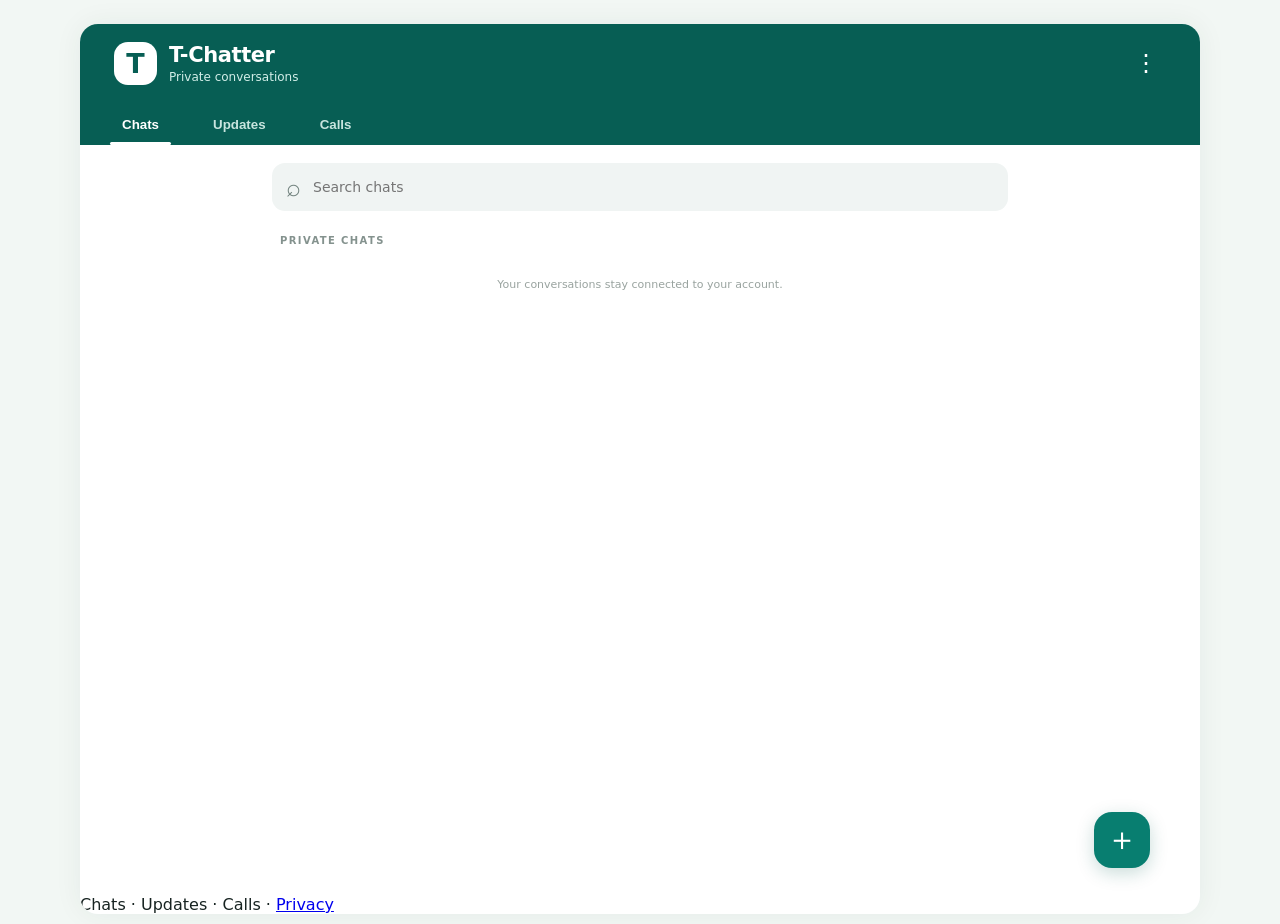
<file: index.html>
<!doctype html>
<html lang="en">
<head>
<meta charset="UTF-8"><meta name="viewport" content="width=device-width,initial-scale=1,viewport-fit=cover">
<meta name="theme-color" content="#075e54"><meta name="description" content="T-Chatter — private chats, voice notes, statuses and calls.">
<title>T-Chatter</title><link rel="stylesheet" href="styles.css"><link rel="manifest" href="manifest.webmanifest">
</head>
<body><div class="app-shell">
<header class="topbar"><div class="brand"><div class="brand-mark">T</div><div><strong>T-Chatter</strong><small>Private conversations</small></div></div><div class="top-actions"><span id="accountName"></span><button id="menuBtn" aria-label="Account menu">⋮</button></div></header>
<nav class="tabs" aria-label="Main navigation"><button class="tab active" data-tab="chats">Chats</button><button class="tab" data-tab="updates">Updates</button><button class="tab" data-tab="calls">Calls</button></nav>
<main>
<section class="list-view" id="listView"><div class="search-wrap"><span>⌕</span><input id="searchInput" placeholder="Search chats" aria-label="Search chats"></div><div class="section-label" id="sectionLabel">PRIVATE CHATS</div><div id="chatList" class="chat-list"></div><div class="demo-note">Your conversations stay connected to your account.</div></section>
<section class="updates-view hidden" id="updatesView"><div class="updates-header"><div><h2>Updates</h2><p>Share a moment that disappears after 24 hours.</p></div></div><div class="status-create"><input id="statusText" maxlength="240" placeholder="Write a status…"><label class="file-button">Photo / video<input id="statusFile" type="file" accept="image/*,video/mp4,video/webm" hidden></label><button id="postStatus" class="primary-btn">Share</button></div><div id="statusList" class="status-list"></div></section>
<section class="calls-view hidden" id="callsView"><h2>Calls</h2><p>Start a voice or video call from any private chat.</p><div id="callsList" class="updates-card">Your recent calls will appear here.</div></section>
<section class="conversation hidden" id="conversation"><div class="conversation-head"><button class="back" id="backBtn" aria-label="Back">‹</button><div class="avatar" id="chatAvatar">T</div><div class="person"><strong id="chatName">Chat</strong><small id="chatPresence">Private chat</small></div><button class="head-icon" id="voiceCallBtn" aria-label="Voice call" title="Voice call">☎</button><button class="head-icon" id="videoCallBtn" aria-label="Video call" title="Video call">▣</button></div><div class="messages" id="messages"></div><div class="composer" id="composer"><input id="messageInput" placeholder="Message" aria-label="Message"><button class="record" id="recordBtn" aria-label="Record voice message" title="Record voice message">🎙</button><button class="send" id="sendBtn" aria-label="Send">➤</button></div></section>
</main>
<button class="new-chat" id="newChat" aria-label="New chat" title="Start a chat">＋</button>
<footer>Chats · Updates · Calls · <a href="privacy.html">Privacy</a></footer></div>
<div class="call-overlay hidden" id="callOverlay"><div class="call-panel"><div class="call-top"><span id="callLabel">Calling…</span><button id="endCallBtn" class="end-call">End call</button></div><video id="remoteVideo" autoplay playsinline></video><video id="localVideo" autoplay muted playsinline></video><audio id="remoteAudio" autoplay></audio><p id="callStatus">Connecting securely…</p></div></div>
<input type="file" id="backupFileInput" accept="application/json,.json" hidden>
<script type="module" src="app.js"></script>
<script>if("serviceWorker" in navigator){window.addEventListener("load",()=>navigator.serviceWorker.register("/sw.js").catch(()=>{}));}</script>
</body></html>
</file>
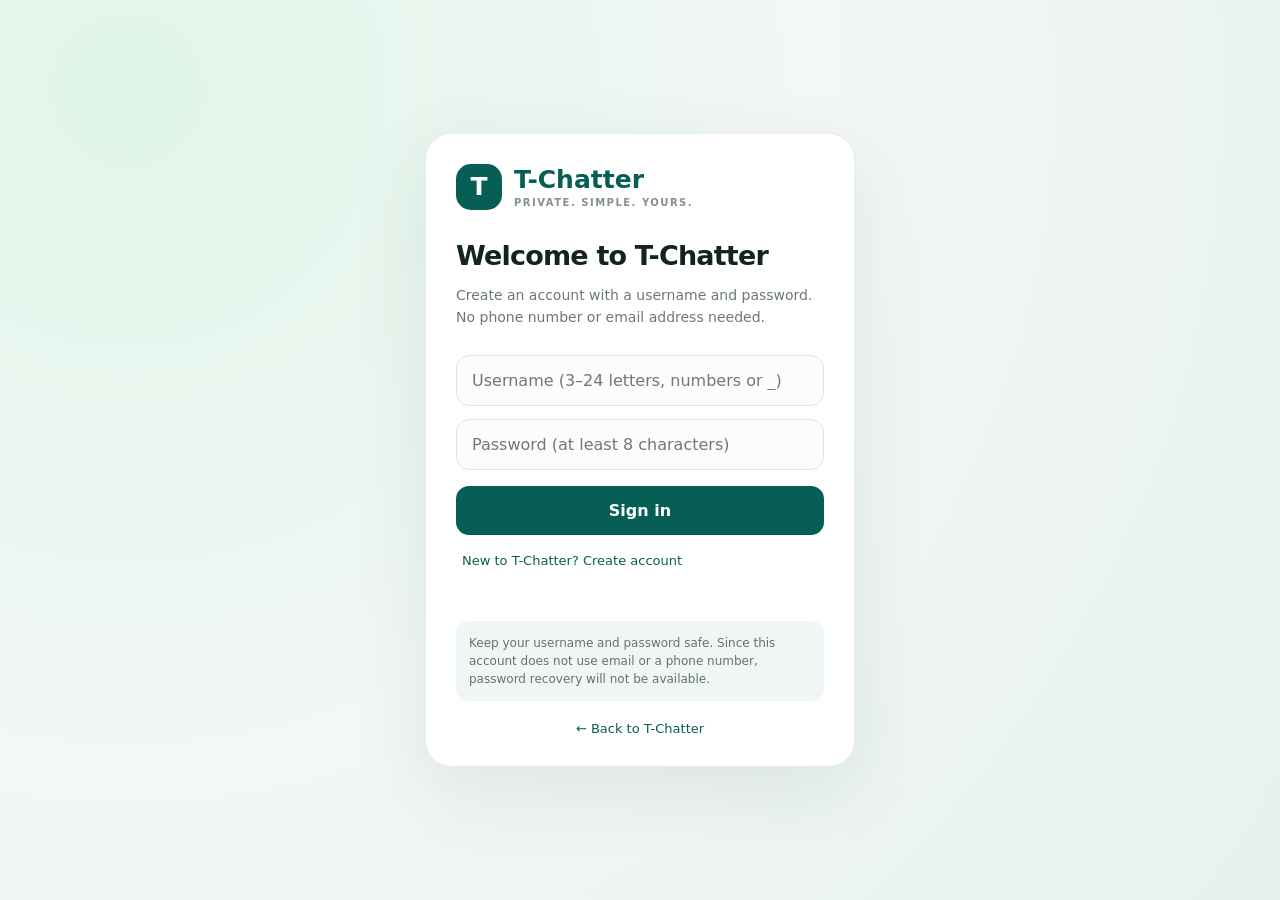
<file: login.html>
<!doctype html>
<html lang="en"><head><meta charset="utf-8"><meta name="viewport" content="width=device-width,initial-scale=1,viewport-fit=cover"><meta name="theme-color" content="#075e54"><title>Account · T-Chatter</title>
<style>
*{box-sizing:border-box}body{margin:0;min-height:100vh;display:grid;place-items:center;background:radial-gradient(circle at 10% 10%,#dff5e9,#f3f7f5 48%,#e6f1ed);font-family:Inter,system-ui,sans-serif;color:#14231f;padding:20px}.card{width:min(100%,430px);background:#fff;border:1px solid #e5eee9;border-radius:26px;padding:30px;box-shadow:0 24px 80px #123b2a16}.brand{display:flex;align-items:center;gap:12px;color:#075e54;font-weight:850;font-size:25px}.mark{width:46px;height:46px;background:#075e54;color:#fff;border-radius:15px;display:grid;place-items:center}.tag{font-size:10px;color:#83918a;letter-spacing:1.5px;margin-top:3px}h1{font-size:27px;margin:30px 0 7px;letter-spacing:-.8px}p{font-size:14px;color:#6b7974;line-height:1.55}.field{width:100%;padding:15px;border:1px solid #dce5e0;border-radius:13px;font:inherit;margin-top:13px;outline-color:#087e70;background:#fbfdfc}.btn{width:100%;padding:15px;border:0;border-radius:13px;background:#075e54;color:white;font:inherit;font-weight:750;margin-top:16px;cursor:pointer}.btn:disabled{opacity:.6}.link{border:0;background:none;color:#075e54;font:inherit;font-size:13px;margin-top:17px;cursor:pointer}.status{font-size:13px;min-height:20px;color:#075e54;margin-top:14px;overflow-wrap:anywhere}.back{display:block;text-align:center;margin-top:20px;color:#075e54;text-decoration:none;font-size:13px}.hint{background:#f0f7f3;padding:13px;border-radius:12px;font-size:12px;color:#62736a;margin-top:18px;line-height:1.5}
</style></head><body><main class="card"><div class="brand"><div class="mark">T</div><div>T-Chatter<div class="tag">PRIVATE. SIMPLE. YOURS.</div></div></div>
<h1 id="heading">Welcome to T-Chatter</h1><p id="intro">Create an account with a username and password. No phone number or email address needed.</p>
<form id="authForm"><input class="field" id="username" type="text" autocomplete="username" autocapitalize="none" spellcheck="false" minlength="3" maxlength="24" pattern="[A-Za-z0-9_]+" placeholder="Username (3–24 letters, numbers or _)" required><input class="field" id="password" type="password" autocomplete="current-password" minlength="8" maxlength="72" placeholder="Password (at least 8 characters)" required><button class="btn" id="submitBtn" type="submit">Sign in</button></form>
<button class="link" id="toggleMode" type="button">New to T-Chatter? Create account</button><div id="status" class="status" role="status" aria-live="polite"></div><div class="hint">Keep your username and password safe. Since this account does not use email or a phone number, password recovery will not be available.</div><a class="back" href="index.html">← Back to T-Chatter</a></main>
<script type="module">
import {createClient} from "https://esm.sh/@supabase/supabase-js@2.119.0";
import {supabaseConfig} from "./supabase-config.js";
const sb=createClient(supabaseConfig.url,supabaseConfig.publishableKey);
const form=document.getElementById("authForm"),username=document.getElementById("username"),password=document.getElementById("password"),status=document.getElementById("status"),heading=document.getElementById("heading"),intro=document.getElementById("intro"),submit=document.getElementById("submitBtn"),toggle=document.getElementById("toggleMode");
let mode="signin";
function setMode(next){mode=next;const signup=mode==="signup";heading.textContent=signup?"Create your account":"Welcome back";intro.textContent=signup?"Choose a unique username and password to join T-Chatter.":"Sign in with your T-Chatter username and password.";submit.textContent=signup?"Create account":"Sign in";toggle.textContent=signup?"Already have an account? Sign in":"New to T-Chatter? Create account";password.autocomplete=signup?"new-password":"current-password";status.textContent="";}
toggle.addEventListener("click",()=>setMode(mode==="signin"?"signup":"signin"));
form.addEventListener("submit",async event=>{event.preventDefault();const name=username.value.trim().toLowerCase();if(!/^[a-z0-9_]{3,24}$/.test(name)){status.textContent="Username must be 3–24 characters using letters, numbers or underscore.";return;}if(password.value.length<8){status.textContent="Use a password with at least 8 characters.";return;}submit.disabled=true;status.textContent=mode==="signup"?"Creating account…":"Signing in…";try{if(mode==="signup"){const {data,error}=await sb.functions.invoke("username-auth",{body:{action:"signup",username:name,password:password.value}});if(error)throw error;if(data?.error)throw new Error(data.error);status.textContent="Account created. Signing you in…";}const email=name+"@users.tchatter.invalid";const {error}=await sb.auth.signInWithPassword({email,password:password.value});if(error)throw error;location.href="index.html";}catch(error){status.textContent=error.message||"Could not complete account action.";}finally{submit.disabled=false;}});
setMode("signin");
</script></body></html>
</file>
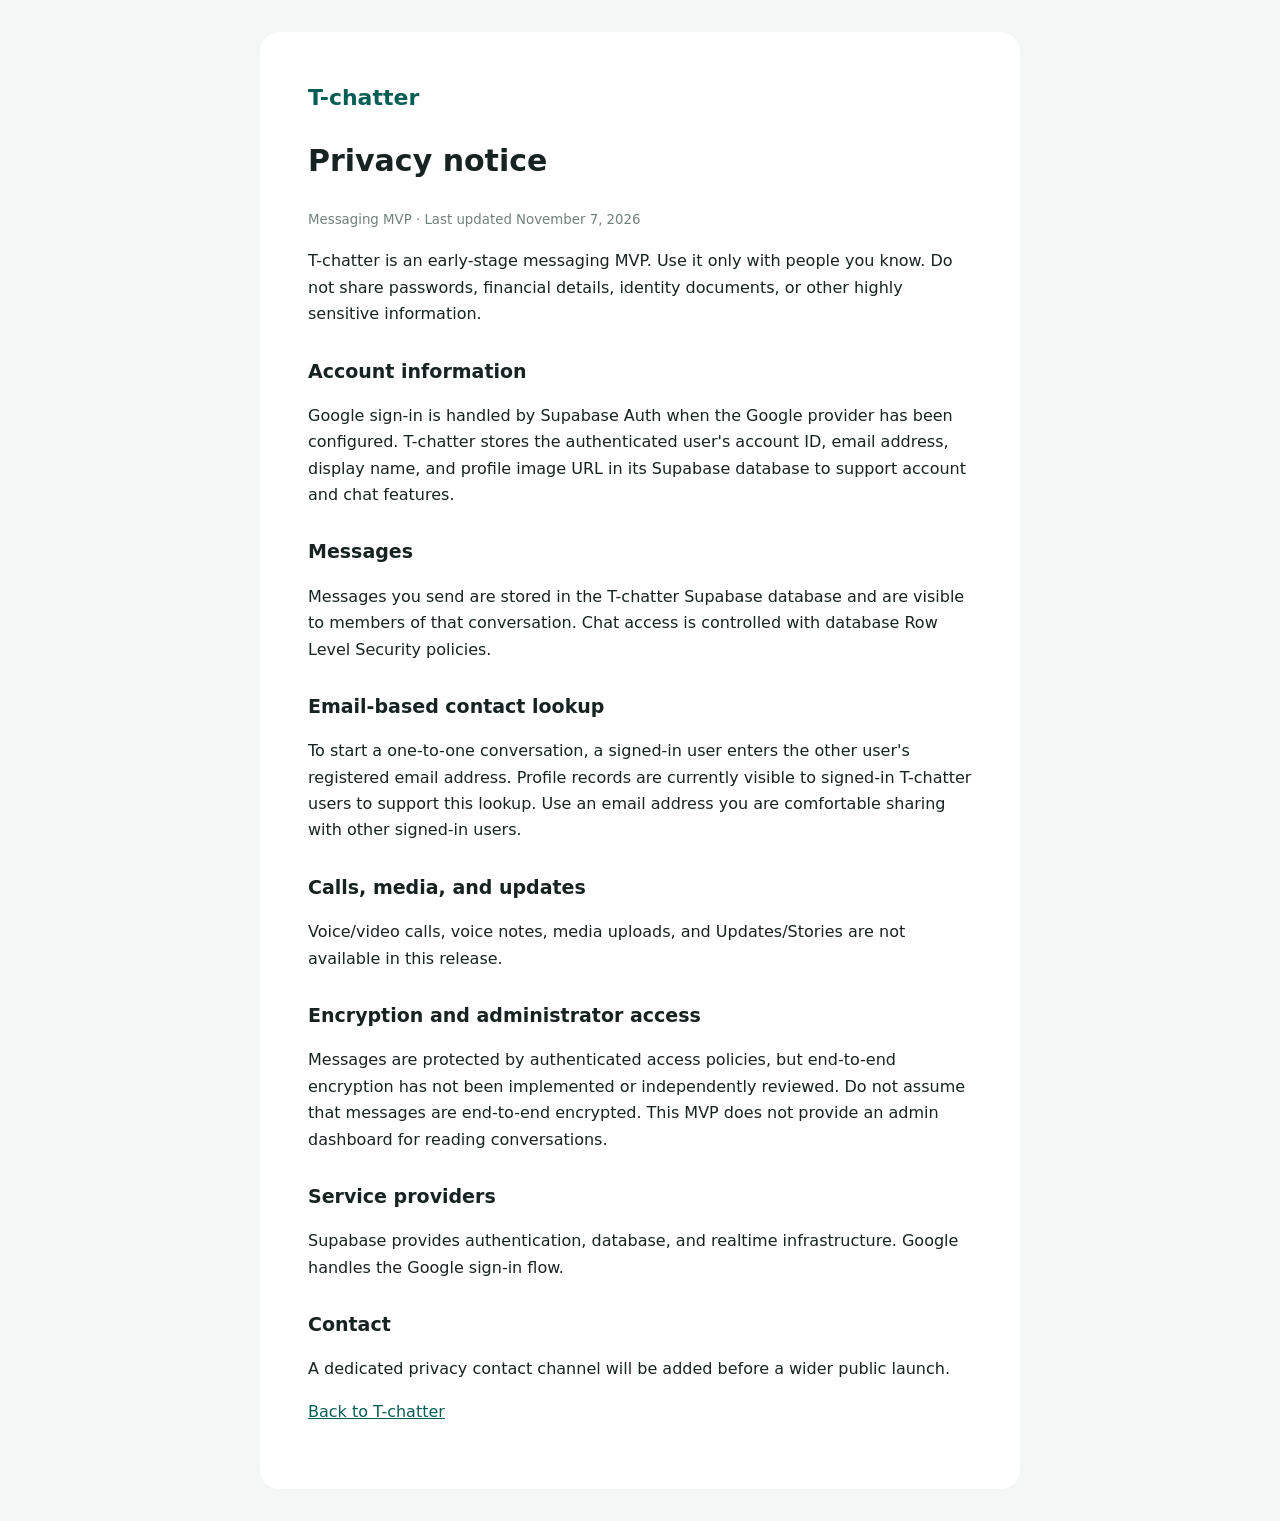
<file: privacy.html>
<!doctype html>
<html lang="en">
<head>
<meta charset="utf-8">
<meta name="viewport" content="width=device-width,initial-scale=1">
<meta name="theme-color" content="#075e54">
<title>Privacy · T-chatter</title>
<style>
*{box-sizing:border-box}body{margin:0;background:#f4f7f6;color:#172321;font:16px/1.65 system-ui,-apple-system,"Segoe UI",sans-serif}
.wrap{max-width:760px;margin:32px auto;background:white;padding:clamp(20px,5vw,48px);border-radius:20px}
a{color:#075e54}.brand{font-weight:850;color:#075e54;font-size:22px}h1{font-size:30px}h2{font-size:19px;margin-top:28px}small{color:#71817b}
</style>
</head>
<body>
<main class="wrap">
<div class="brand">T-chatter</div>
<h1>Privacy notice</h1>
<small>Messaging MVP · Last updated November 7, 2026</small>
<p>T-chatter is an early-stage messaging MVP. Use it only with people you know. Do not share passwords, financial details, identity documents, or other highly sensitive information.</p>
<h2>Account information</h2>
<p>Google sign-in is handled by Supabase Auth when the Google provider has been configured. T-chatter stores the authenticated user's account ID, email address, display name, and profile image URL in its Supabase database to support account and chat features.</p>
<h2>Messages</h2>
<p>Messages you send are stored in the T-chatter Supabase database and are visible to members of that conversation. Chat access is controlled with database Row Level Security policies.</p>
<h2>Email-based contact lookup</h2>
<p>To start a one-to-one conversation, a signed-in user enters the other user's registered email address. Profile records are currently visible to signed-in T-chatter users to support this lookup. Use an email address you are comfortable sharing with other signed-in users.</p>
<h2>Calls, media, and updates</h2>
<p>Voice/video calls, voice notes, media uploads, and Updates/Stories are not available in this release.</p>
<h2>Encryption and administrator access</h2>
<p>Messages are protected by authenticated access policies, but end-to-end encryption has not been implemented or independently reviewed. Do not assume that messages are end-to-end encrypted. This MVP does not provide an admin dashboard for reading conversations.</p>
<h2>Service providers</h2>
<p>Supabase provides authentication, database, and realtime infrastructure. Google handles the Google sign-in flow.</p>
<h2>Contact</h2>
<p>A dedicated privacy contact channel will be added before a wider public launch.</p>
<p><a href="index.html">Back to T-chatter</a></p>
</main>
</body>
</html>
</file>
<file: styles.css>
:root{font-family:Inter,ui-sans-serif,system-ui,-apple-system,"Segoe UI",sans-serif;color:#172321;background:#f2f7f4;--green:#075e54;--mint:#d9fdd3;--soft:#eaf4ef}*{box-sizing:border-box}body{margin:0;min-height:100dvh;background:#f2f7f4}.app-shell{max-width:1120px;min-height:100dvh;margin:auto;background:#fff;box-shadow:0 0 28px #183c3510;position:relative}.topbar{height:78px;background:var(--green);color:#fff;display:flex;align-items:center;justify-content:space-between;padding:0 25px}.brand{display:flex;align-items:center;gap:12px}.brand-mark{height:43px;width:43px;border-radius:14px;background:#fff;color:var(--green);font-size:27px;font-weight:850;display:grid;place-items:center}.brand strong{display:block;font-size:21px;letter-spacing:-.4px}.brand small{display:block;color:#d2eee8;font-size:12px;margin-top:3px}.top-actions{display:flex;align-items:center;gap:12px}.top-actions span{font-size:12px;color:#d7eee7}.top-actions button,.head-icon{border:0;background:transparent;color:inherit;font-size:24px;width:40px;height:40px;border-radius:50%;cursor:pointer}.tabs{display:flex;background:var(--green);color:#c8e5df;padding:0 18px;gap:6px}.tab{border:0;background:transparent;color:inherit;padding:15px 24px 13px;font-weight:700;cursor:pointer;position:relative}.tab.active{color:#fff}.tab.active:after{content:"";position:absolute;bottom:0;left:12px;right:12px;height:3px;border-radius:3px;background:#fff}main{min-height:calc(100dvh - 150px)}.list-view,.updates-view,.calls-view{max-width:780px;margin:auto;padding:18px 22px 90px}.search-wrap{display:flex;align-items:center;gap:10px;background:#f0f4f3;border-radius:13px;padding:0 14px;height:48px;color:#70817d}.search-wrap span{font-size:25px}.search-wrap input{border:0;outline:0;background:transparent;width:100%;font:inherit;font-size:14px}.section-label{font-size:10px;font-weight:800;letter-spacing:1.4px;color:#84928e;margin:24px 8px 8px}.chat-list{display:flex;flex-direction:column}.chat-row{display:flex;align-items:center;gap:13px;padding:13px 8px;border:0;border-bottom:1px solid #eef1f0;background:transparent;text-align:left;width:100%;font:inherit;cursor:pointer}.chat-row:hover{background:#f8fbfa}.avatar{height:50px;width:50px;border-radius:50%;background:#d9eae5;color:#155f54;display:grid;place-items:center;font-size:18px;font-weight:800;flex-shrink:0}.chat-meta{min-width:0;flex:1}.chat-top{display:flex;align-items:center;justify-content:space-between;gap:8px}.chat-top strong{font-size:15px}.time{font-size:11px;color:#84918d}.preview{font-size:13px;color:#7b8985;margin-top:5px;white-space:nowrap;overflow:hidden;text-overflow:ellipsis}.demo-note{text-align:center;font-size:11px;color:#99a39f;padding:24px}.new-chat{position:fixed;bottom:32px;right:max(calc((100vw - 1080px)/2 + 30px),24px);height:56px;width:56px;border:0;border-radius:18px;background:#087e70;color:white;font-size:32px;box-shadow:0 5px 18px #075e5438;cursor:pointer}.conversation{display:flex;flex-direction:column;height:calc(100dvh - 150px);max-width:780px;margin:auto}.hidden{display:none!important}.conversation-head{height:70px;display:flex;align-items:center;gap:12px;padding:0 12px;border-bottom:1px solid #edf1ef}.back{border:0;background:transparent;font-size:32px;color:var(--green);cursor:pointer}.conversation-head .avatar{height:42px;width:42px}.person{flex:1;min-width:0}.person strong{display:block;font-size:15px}.person small{display:block;font-size:11px;color:#82918c;margin-top:4px}.head-icon{color:var(--green)}.messages{flex:1;overflow:auto;background:#f7f9f7;padding:18px;display:flex;flex-direction:column;gap:10px}.bubble{max-width:82%;min-width:80px;padding:11px 13px 22px;border-radius:12px;font-size:14px;position:relative;box-shadow:0 1px 1px #00000008;overflow-wrap:anywhere}.bubble span{position:absolute;right:9px;bottom:5px;font-size:9px;color:#87938e}.received{align-self:flex-start;background:white;border-top-left-radius:3px}.sent{align-self:flex-end;background:var(--mint);border-top-right-radius:3px}.bubble audio,.bubble video,.bubble img{display:block;max-width:100%;border-radius:8px;margin-top:6px}.bubble img{max-height:260px}.composer{display:flex;align-items:center;gap:8px;padding:12px;background:#fff;border-top:1px solid #edf1ef}.composer input{flex:1;min-width:0;border:0;outline:0;border-radius:24px;background:#f0f4f2;padding:13px 16px;font:inherit}.composer button{border:0;background:transparent;color:#70827c;font-size:22px;cursor:pointer}.composer .send{height:42px;width:42px;border-radius:50%;background:var(--green);color:white;font-size:17px}.composer .record.recording{color:#d92d20}.updates-card{padding:18px;border:1px solid #edf1ef;border-radius:14px;margin-top:12px;color:#64736e;font-size:14px}.updates-header h2,.calls-view h2{margin:8px 0 4px;font-size:24px}.updates-header p,.calls-view p{margin:0 0 18px;color:#778780;font-size:13px}.status-create{display:flex;gap:8px;align-items:center;padding:12px;background:#f6f9f7;border:1px solid #e8efeb;border-radius:14px;flex-wrap:wrap}.status-create input{flex:1;min-width:150px;border:0;background:#fff;padding:13px;border-radius:10px;font:inherit}.file-button,.primary-btn{border:0;border-radius:10px;padding:12px 14px;background:#e2eee8;color:#075e54;font-weight:700;font-size:12px;cursor:pointer}.primary-btn{background:#075e54;color:#fff}.status-list{display:grid;gap:10px;margin-top:16px}.status-item{border:1px solid #edf1ef;border-radius:14px;padding:14px;display:flex;gap:12px;align-items:center}.status-item img,.status-item video{width:70px;height:70px;object-fit:cover;border-radius:10px}.status-item .status-copy{flex:1;font-size:14px}.status-item small{display:block;color:#8b9892;margin-top:5px}.call-overlay{position:fixed;inset:0;z-index:20;background:#071b17eF;display:grid;place-items:center;padding:18px}.call-panel{width:min(100%,650px);min-height:340px;background:#102c26;color:#fff;border:1px solid #31554b;border-radius:22px;padding:16px;position:relative}.call-top{display:flex;align-items:center;justify-content:space-between;font-weight:700}.end-call{border:0;border-radius:22px;background:#c92a2a;color:white;padding:10px 16px;font-weight:700}.call-panel video{width:100%;max-height:55vh;object-fit:cover;background:#061b16;border-radius:14px;margin-top:12px}.call-panel #localVideo{position:absolute;right:28px;top:70px;width:110px;height:145px;border:2px solid #fff}.call-panel #remoteAudio{display:none}.call-panel p{text-align:center;color:#c8ddd5;font-size:13px}@media(min-width:800px){.app-shell{margin:24px auto;min-height:calc(100dvh - 48px);border-radius:18px;overflow:hidden}.topbar{padding:0 34px}.conversation{height:calc(100dvh - 198px)}}@media(max-width:560px){.topbar{height:72px;padding:0 15px}.tabs{padding:0 8px;justify-content:space-around}.tab{padding:14px 14px 12px;font-size:13px}.list-view,.updates-view,.calls-view{padding:12px 13px 80px}.chat-row{gap:11px;padding:12px 4px}.avatar{height:47px;width:47px}.new-chat{bottom:24px;right:18px}.conversation{height:calc(100dvh - 144px)}footer{padding:12px}.head-icon{width:34px}.composer{gap:5px;padding:8px}.bubble{max-width:88%}.call-panel #localVideo{width:85px;height:115px;right:24px;top:72px}}
</file>
